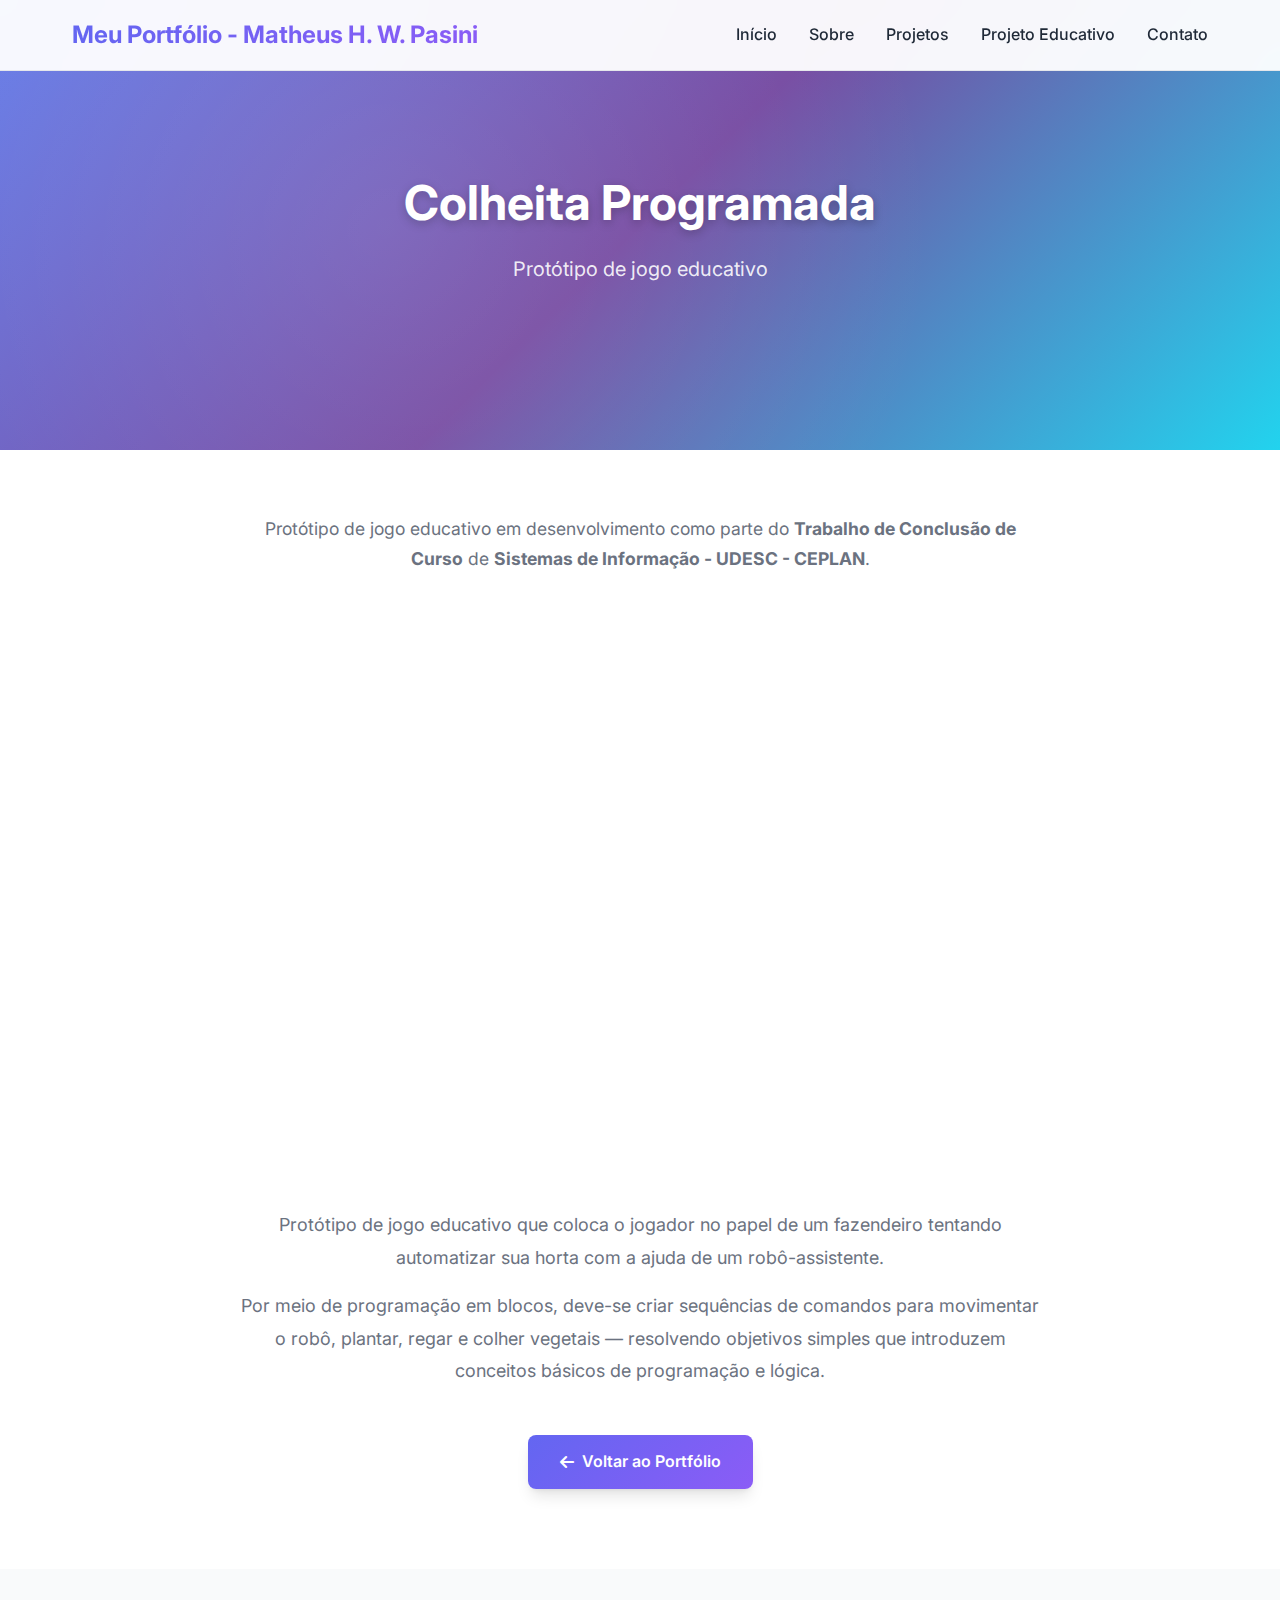
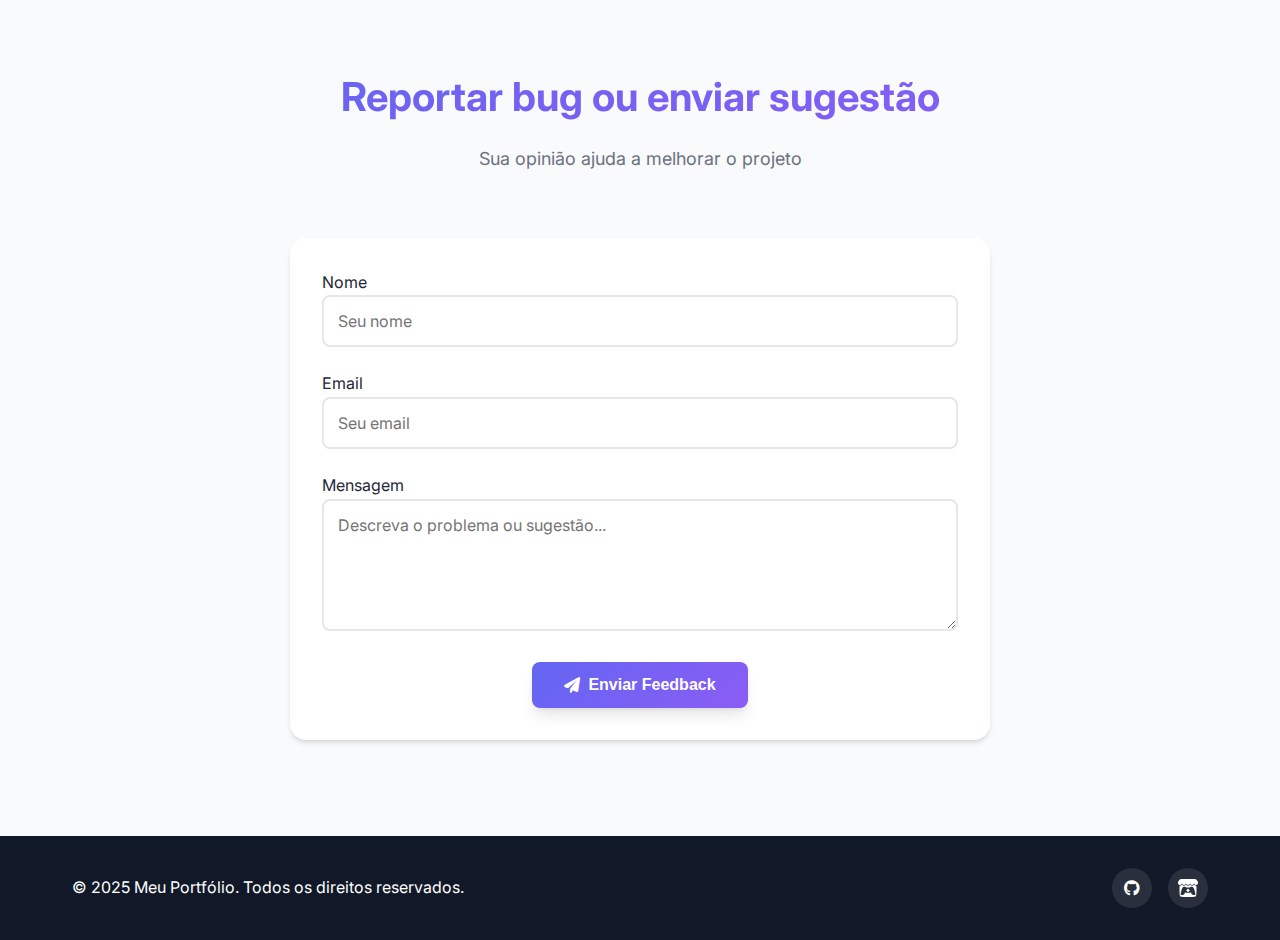
<file: game.html>
<!DOCTYPE html>
<html lang="pt-BR">
<head>
    <meta charset="UTF-8">
    <meta name="viewport" content="width=device-width, initial-scale=1.0">
    <title>Colheita Programada | Meu Portfólio</title>
    <link rel="stylesheet" href="style.css">
    <link href="https://fonts.googleapis.com/css2?family=Inter:wght@300;400;500;600;700&display=swap" rel="stylesheet">
    <link rel="stylesheet" href="https://cdnjs.cloudflare.com/ajax/libs/font-awesome/6.0.0/css/all.min.css">
</head>
<body>
    <!-- Header -->
    <header class="header">
        <nav class="nav">
            <div class="nav-brand">
                <h2>Meu Portfólio - Matheus H. W. Pasini</h2>
            </div>
            <ul class="nav-menu">
                <li><a href="index.html#home" class="nav-link">Início</a></li>
                <li><a href="index.html#about" class="nav-link">Sobre</a></li>
                <li><a href="index.html#projects" class="nav-link">Projetos</a></li>
                <li><a href="game.html" class="nav-link">Projeto Educativo</a></li>
                <li><a href="index.html#contact" class="nav-link">Contato</a></li>
            </ul>
            <div class="hamburger">
                <span></span>
                <span></span>
                <span></span>
            </div>
        </nav>
    </header>

    <!-- Game Hero Section -->
    <section class="game-hero">
        <div class="container">
            <div class="hero-text">
                <h1 class="game-hero-title">Colheita Programada</h1>
                <p class="game-hero-subtitle">Protótipo de jogo educativo</p>
            </div>
        </div>
    </section>

    <!-- Game Content Section -->
    <section id="game" class="projects" style="background:white; padding-top:4rem;">
        <div class="container">
            <!-- Brief Academic Description -->
            <div class="game-context" style="max-width:800px; margin:0 auto 2.5rem auto; text-align:center;">
                <p style="font-size:1.1rem; color:var(--text-secondary); line-height:1.7;">
                    Protótipo de jogo educativo em desenvolvimento como parte do 
                    <strong>Trabalho de Conclusão de Curso</strong> de 
                    <strong>Sistemas de Informação - UDESC - CEPLAN</strong>.
                </p>
            </div>

            <!-- Game Embed -->
            <div class="game-embed" style="text-align:center; margin-bottom:3rem;">
                <iframe frameborder="0"
                        src="https://itch.io/embed-upload/15393577?color=85be8c"
                        allowfullscreen="true"
                        width="960"
                        height="540">
                    <a href="https://9rituals.itch.io/colheita-programada">Play Colheita Programada on itch.io</a>
                </iframe>
            </div>

            <!-- Game Description -->
            <div class="game-description" style="max-width:800px; margin:0 auto; text-align:center;">
                <p style="font-size:1.125rem; color:var(--text-secondary); line-height:1.8;">
                    Protótipo de jogo educativo que coloca o jogador no papel de um fazendeiro
                    tentando automatizar sua horta com a ajuda de um robô-assistente.</p>
                <p style="font-size:1.125rem; color:var(--text-secondary); line-height:1.8; margin-top:1rem;">
                    Por meio de programação em blocos, deve-se criar sequências de comandos
                    para movimentar o robô, plantar, regar e colher vegetais — resolvendo
                    objetivos simples que introduzem conceitos básicos de programação e lógica.
                </p>
            </div>

            <div style="text-align:center; margin-top:3rem;">
                <a href="index.html#projects" class="btn btn-primary">
                    <i class="fas fa-arrow-left" style="margin-right:8px;"></i> Voltar ao Portfólio
                </a>
            </div>
        </div>
    </section>

    <!-- Bug Report / Suggestions Form -->
    <section id="feedback" class="contact" style="padding: 6rem 0;">
        <div class="container">
            <div class="section-header">
                <h2 class="section-title">Reportar bug ou enviar sugestão</h2>
                <p class="section-subtitle">Sua opinião ajuda a melhorar o projeto</p>
            </div>

            <form id="feedback-form" class="contact-form" style="max-width:700px; margin:0 auto;">
                <!-- Web3Forms Access Key -->
                <input type="hidden" name="access_key" value="e6d7650f-b003-4558-8ef8-176bc007179d">

                <!-- Configurações -->
                <input type="hidden" name="subject" value="[BUG_REPORT] Colheita Programada">
                <input type="hidden" name="from_name" value="Colheita Programada">

                <!-- Campos -->
                <div class="form-group">
                    <label for="name">Nome</label>
                    <input type="text" name="name" id="name" placeholder="Seu nome" required>
                </div>

                <div class="form-group">
                    <label for="email">Email</label>
                    <input type="email" name="email" id="email" placeholder="Seu email" required>
                </div>

                <div class="form-group">
                    <label for="message">Mensagem</label>
                    <textarea name="message" id="message" rows="5" placeholder="Descreva o problema ou sugestão..." required></textarea>
                </div>

                <div style="text-align:center; margin-top:1.5rem;">
                    <button type="submit" class="btn btn-primary">
                        <i class="fas fa-paper-plane" style="margin-right:8px;"></i> Enviar Feedback
                    </button>
                </div>

                <!-- Mensagem de sucesso/erro -->
                <div id="form-status" style="display:none; margin-top:1.5rem; text-align:center; transition: all 0.3s ease;"></div>
            </form>
        </div>
    </section>

    <!-- Footer -->
    <footer class="footer">
        <div class="container">
            <div class="footer-content">
                <div class="footer-text">
                    <p>&copy; 2025 Meu Portfólio. Todos os direitos reservados.</p>
                </div>
                <div class="social-links">
                    <a href="https://github.com/MhPasini?tab=repositories" class="social-link" target="_blank">
                        <i class="fab fa-github"></i>
                    </a>
                    <a href="https://9rituals.itch.io/" class="social-link" target="_blank">
                        <img src="images/itchio.svg" alt="Itchio" class="social-icon">
                    </a>
                </div>
            </div>
        </div>
    </footer>

    <!-- Script de envio e resposta visual -->
    <script>
    document.getElementById("feedback-form").addEventListener("submit", async function(e) {
        e.preventDefault();

        const form = e.target;
        const status = document.getElementById("form-status");
        const data = new FormData(form);

        try {
            const response = await fetch("https://api.web3forms.com/submit", {
                method: "POST",
                body: data
            });

            if (response.ok) {
                form.reset();
                status.style.display = "block";
                status.style.color = "#1e7b34";
                status.style.background = "#dfffe3";
                status.style.border = "1px solid #1e7b34";
                status.style.padding = "1rem";
                status.style.borderRadius = "10px";
                status.innerHTML = "<i class='fas fa-check-circle'></i> Obrigado! Sua mensagem foi enviada com sucesso.";
            } else {
                throw new Error("Erro na resposta do servidor");
            }
        } catch (error) {
            status.style.display = "block";
            status.style.color = "#b22";
            status.style.background = "#ffe3e3";
            status.style.border = "1px solid #b22";
            status.style.padding = "1rem";
            status.style.borderRadius = "10px";
            status.innerHTML = "<i class='fas fa-times-circle'></i> Ocorreu um erro ao enviar. Tente novamente mais tarde.";
        }

        setTimeout(() => {
            status.style.display = "none";
        }, 6000);
    });
    </script>

    <!-- Estilo suave para a mensagem -->
    <style>
    #form-status {
        font-weight: 500;
        box-shadow: 0 3px 10px rgba(0, 0, 0, 0.08);
        opacity: 0;
        transform: translateY(-10px);
    }
    #form-status[style*="display: block"] {
        opacity: 1;
        transform: translateY(0);
        transition: all 0.4s ease;
    }
    </style>

    <script src="script.js"></script>
</body>
</html>
</file>
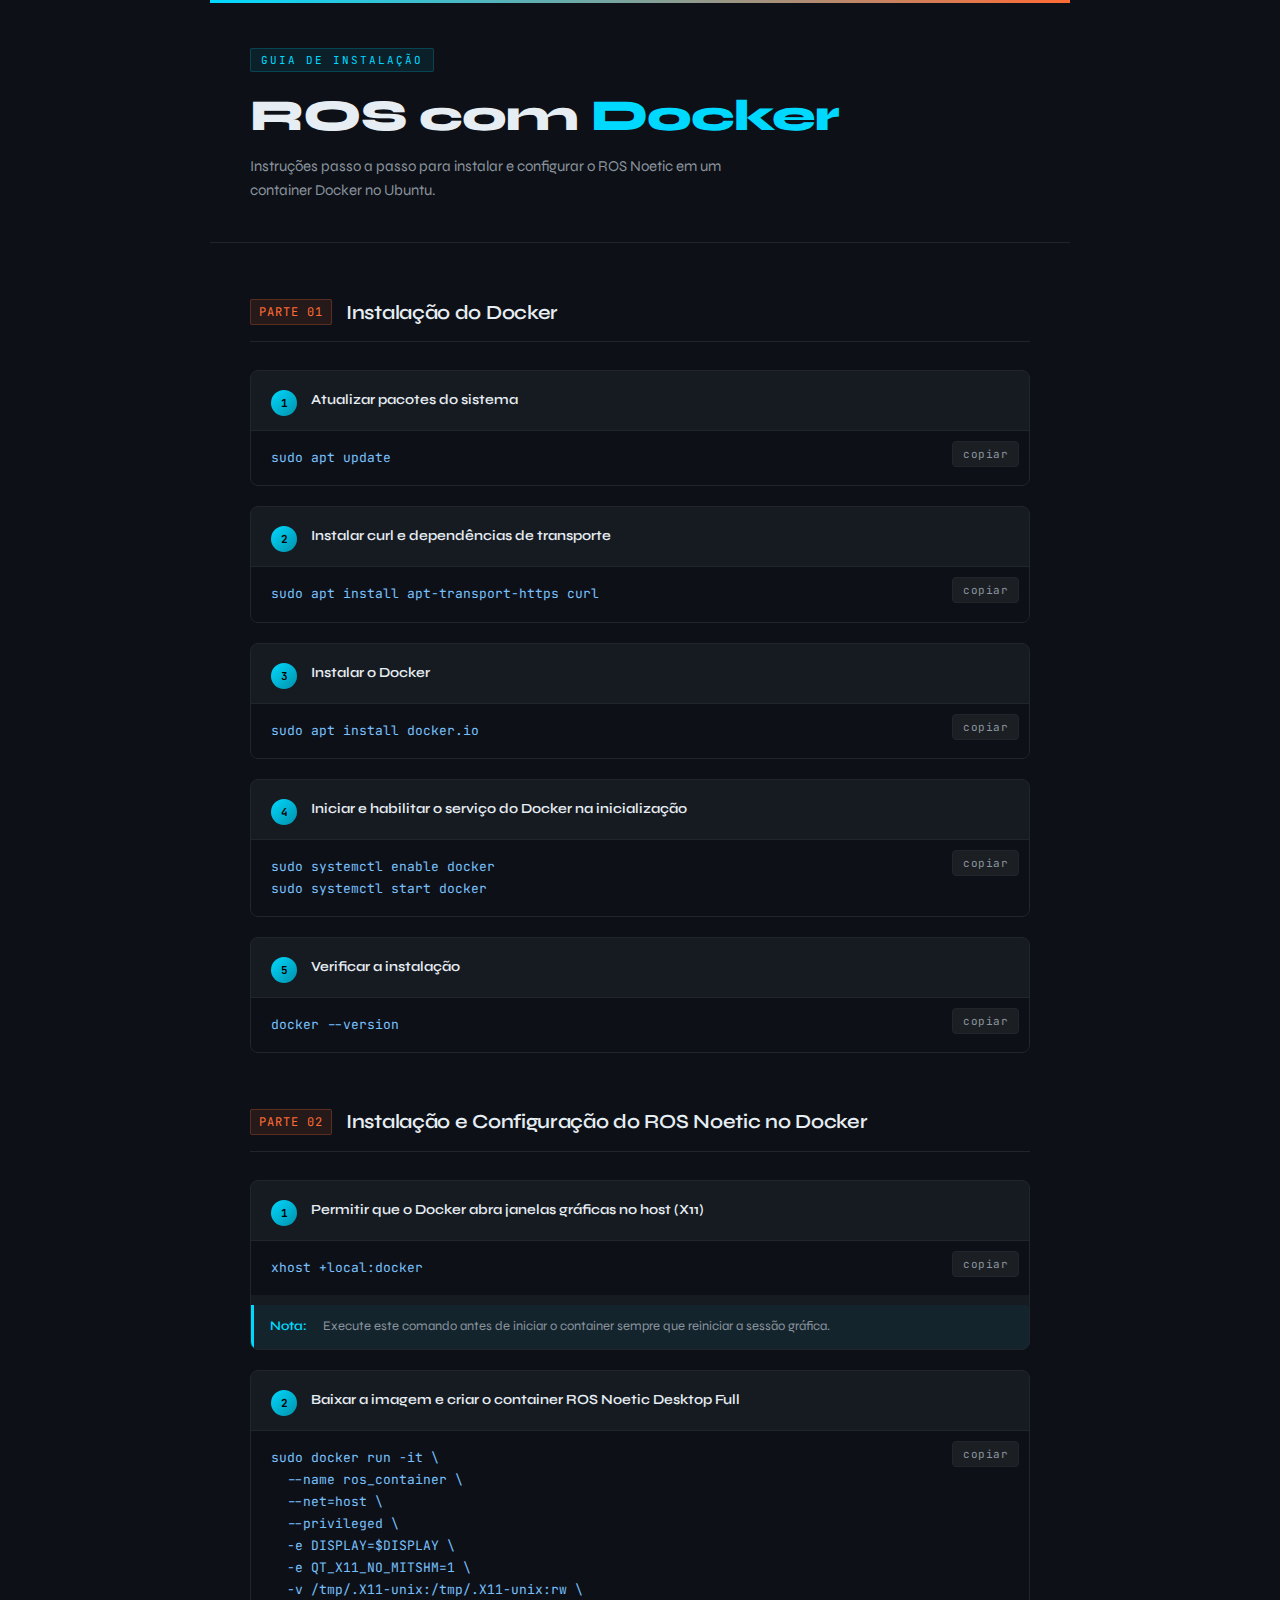
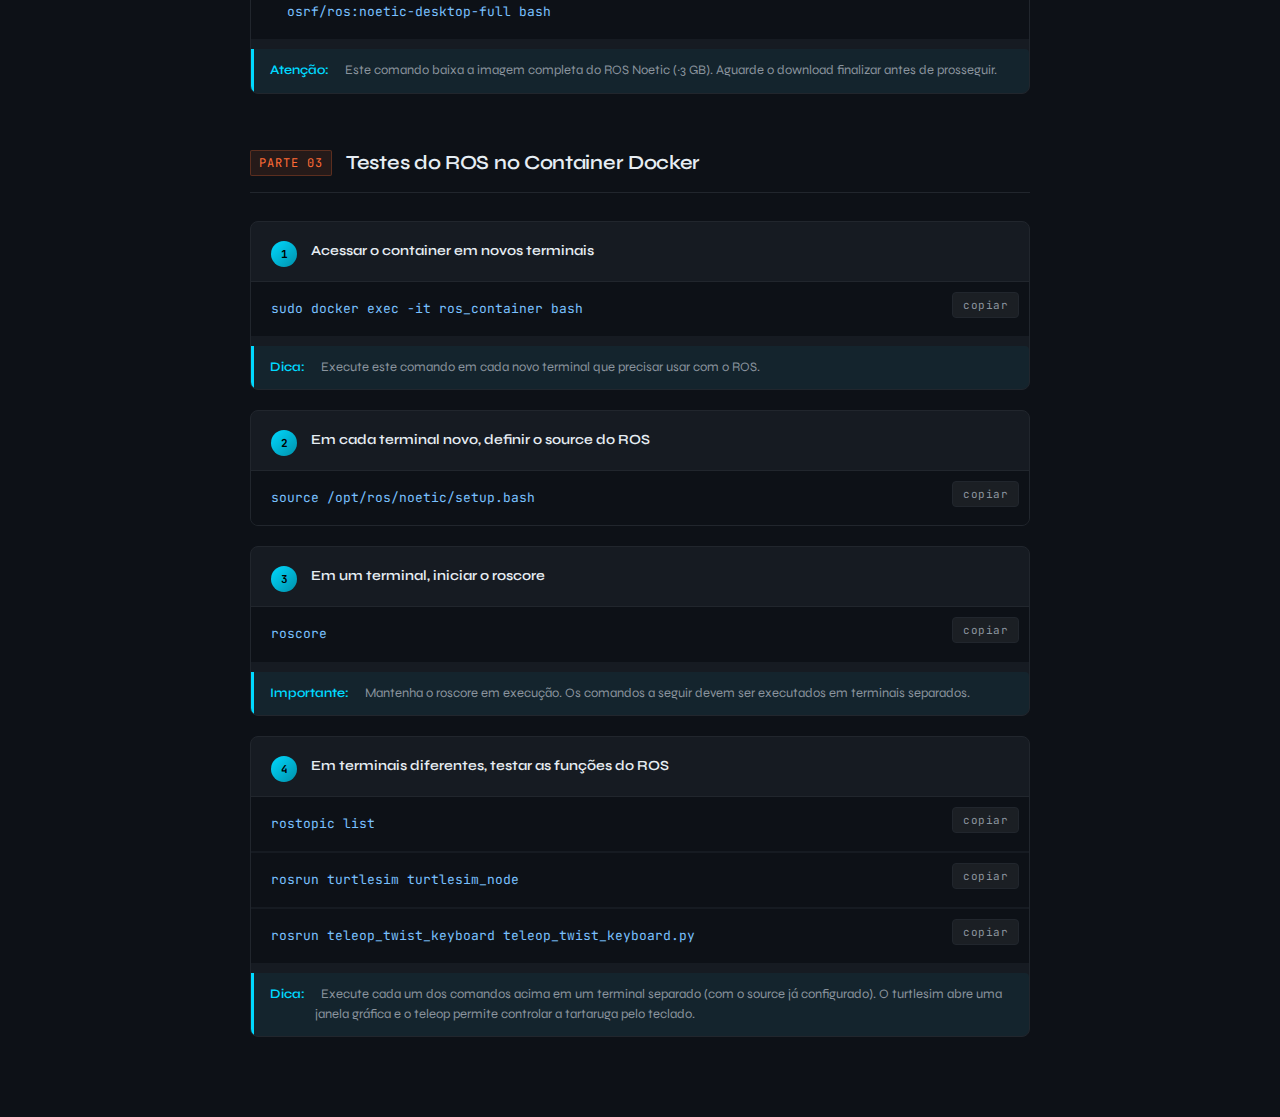
<file: ros-docker-instrucoes.html>
<!DOCTYPE html>
<html lang="pt-BR">
<head>
<meta charset="UTF-8">
<meta name="viewport" content="width=device-width, initial-scale=1.0">
<title>ROS com Docker — Guia de Instalação</title>
<link href="https://fonts.googleapis.com/css2?family=JetBrains+Mono:wght@400;700&family=Syne:wght@400;600;800&display=swap" rel="stylesheet">
<style>
  :root {
    --bg: #0d1117;
    --surface: #161b22;
    --border: #21262d;
    --accent: #00d9ff;
    --accent2: #ff6b35;
    --text: #e6edf3;
    --muted: #8b949e;
    --green: #3fb950;
    --code-bg: #0d1117;
  }

  * { margin: 0; padding: 0; box-sizing: border-box; }

  body {
    font-family: 'Syne', sans-serif;
    background: var(--bg);
    color: var(--text);
    min-height: 100vh;
    padding: 0 0 80px;
  }

  header {
    border-bottom: 1px solid var(--border);
    padding: 48px 40px 40px;
    max-width: 860px;
    margin: 0 auto;
    position: relative;
  }

  header::before {
    content: '';
    position: absolute;
    top: 0; left: 0; right: 0; height: 3px;
    background: linear-gradient(90deg, var(--accent), var(--accent2));
  }

  .badge {
    display: inline-block;
    font-family: 'JetBrains Mono', monospace;
    font-size: 11px;
    letter-spacing: 2px;
    text-transform: uppercase;
    color: var(--accent);
    background: rgba(0,217,255,0.08);
    border: 1px solid rgba(0,217,255,0.2);
    padding: 4px 10px;
    border-radius: 2px;
    margin-bottom: 20px;
  }

  h1 {
    font-size: clamp(28px, 4vw, 44px);
    font-weight: 800;
    line-height: 1.1;
    letter-spacing: -1px;
  }

  h1 span { color: var(--accent); }

  header p {
    margin-top: 14px;
    color: var(--muted);
    font-size: 15px;
    font-weight: 400;
    max-width: 520px;
    line-height: 1.6;
  }

  main {
    max-width: 860px;
    margin: 0 auto;
    padding: 0 40px;
  }

  .section {
    margin-top: 56px;
  }

  .section-header {
    display: flex;
    align-items: center;
    gap: 14px;
    margin-bottom: 28px;
    padding-bottom: 16px;
    border-bottom: 1px solid var(--border);
  }

  .section-number {
    font-family: 'JetBrains Mono', monospace;
    font-size: 12px;
    color: var(--accent2);
    background: rgba(255,107,53,0.1);
    border: 1px solid rgba(255,107,53,0.25);
    padding: 4px 8px;
    border-radius: 2px;
    letter-spacing: 1px;
  }

  h2 {
    font-size: 20px;
    font-weight: 600;
    letter-spacing: -0.3px;
  }

  .steps { display: flex; flex-direction: column; gap: 20px; }

  .step {
    background: var(--surface);
    border: 1px solid var(--border);
    border-radius: 8px;
    overflow: hidden;
    transition: border-color 0.2s;
  }

  .step:hover { border-color: rgba(0,217,255,0.25); }

  .step-header {
    display: flex;
    align-items: flex-start;
    gap: 14px;
    padding: 18px 20px 14px;
  }

  .step-num {
    flex-shrink: 0;
    width: 26px;
    height: 26px;
    border-radius: 50%;
    background: linear-gradient(135deg, var(--accent), #0090aa);
    display: flex;
    align-items: center;
    justify-content: center;
    font-family: 'JetBrains Mono', monospace;
    font-size: 11px;
    font-weight: 700;
    color: #000;
    margin-top: 1px;
  }

  .step-title {
    font-size: 14px;
    font-weight: 600;
    color: var(--text);
    line-height: 1.5;
  }

  .code-block {
    position: relative;
    background: var(--code-bg);
    border-top: 1px solid var(--border);
  }

  .code-block pre {
    font-family: 'JetBrains Mono', monospace;
    font-size: 13px;
    color: #79c0ff;
    padding: 16px 60px 16px 20px;
    overflow-x: auto;
    line-height: 1.7;
    white-space: pre;
  }

  .copy-btn {
    position: absolute;
    top: 10px;
    right: 10px;
    background: rgba(255,255,255,0.06);
    border: 1px solid var(--border);
    color: var(--muted);
    font-family: 'JetBrains Mono', monospace;
    font-size: 11px;
    padding: 5px 10px;
    border-radius: 4px;
    cursor: pointer;
    transition: all 0.15s;
    letter-spacing: 0.5px;
  }

  .copy-btn:hover {
    background: rgba(0,217,255,0.1);
    border-color: var(--accent);
    color: var(--accent);
  }

  .copy-btn.copied {
    background: rgba(63,185,80,0.12);
    border-color: var(--green);
    color: var(--green);
  }

  .note {
    display: flex;
    align-items: flex-start;
    gap: 10px;
    margin-top: 10px;
    padding: 12px 16px;
    background: rgba(0,217,255,0.05);
    border-left: 3px solid var(--accent);
    border-radius: 0 4px 4px 0;
    font-size: 13px;
    color: var(--muted);
    line-height: 1.5;
  }

  .note strong { color: var(--accent); font-weight: 600; }

  @media (max-width: 600px) {
    header, main { padding-left: 20px; padding-right: 20px; }
    h1 { font-size: 26px; }
  }
</style>
</head>
<body>

<header>
  <div class="badge">Guia de Instalação</div>
  <h1>ROS com <span>Docker</span></h1>
  <p>Instruções passo a passo para instalar e configurar o ROS Noetic em um container Docker no Ubuntu.</p>
</header>

<main>

  <!-- SEÇÃO 1: Docker -->
  <section class="section">
    <div class="section-header">
      <span class="section-number">PARTE 01</span>
      <h2>Instalação do Docker</h2>
    </div>
    <div class="steps">

      <div class="step">
        <div class="step-header">
          <div class="step-num">1</div>
          <div class="step-title">Atualizar pacotes do sistema</div>
        </div>
        <div class="code-block">
          <pre>sudo apt update</pre>
          <button class="copy-btn" onclick="copyCode(this)">copiar</button>
        </div>
      </div>

      <div class="step">
        <div class="step-header">
          <div class="step-num">2</div>
          <div class="step-title">Instalar curl e dependências de transporte</div>
        </div>
        <div class="code-block">
          <pre>sudo apt install apt-transport-https curl</pre>
          <button class="copy-btn" onclick="copyCode(this)">copiar</button>
        </div>
      </div>

      <div class="step">
        <div class="step-header">
          <div class="step-num">3</div>
          <div class="step-title">Instalar o Docker</div>
        </div>
        <div class="code-block">
          <pre>sudo apt install docker.io</pre>
          <button class="copy-btn" onclick="copyCode(this)">copiar</button>
        </div>
      </div>

      <div class="step">
        <div class="step-header">
          <div class="step-num">4</div>
          <div class="step-title">Iniciar e habilitar o serviço do Docker na inicialização</div>
        </div>
        <div class="code-block">
          <pre>sudo systemctl enable docker
sudo systemctl start docker</pre>
          <button class="copy-btn" onclick="copyCode(this)">copiar</button>
        </div>
      </div>

      <div class="step">
        <div class="step-header">
          <div class="step-num">5</div>
          <div class="step-title">Verificar a instalação</div>
        </div>
        <div class="code-block">
          <pre>docker --version</pre>
          <button class="copy-btn" onclick="copyCode(this)">copiar</button>
        </div>
      </div>

    </div>
  </section>

  <!-- SEÇÃO 2: ROS -->
  <section class="section">
    <div class="section-header">
      <span class="section-number">PARTE 02</span>
      <h2>Instalação e Configuração do ROS Noetic no Docker</h2>
    </div>
    <div class="steps">

      <div class="step">
        <div class="step-header">
          <div class="step-num">1</div>
          <div class="step-title">Permitir que o Docker abra janelas gráficas no host (X11)</div>
        </div>
        <div class="code-block">
          <pre>xhost +local:docker</pre>
          <button class="copy-btn" onclick="copyCode(this)">copiar</button>
        </div>
        <div class="note">
          <strong>Nota:</strong>&nbsp; Execute este comando antes de iniciar o container sempre que reiniciar a sessão gráfica.
        </div>
      </div>

      <div class="step">
        <div class="step-header">
          <div class="step-num">2</div>
          <div class="step-title">Baixar a imagem e criar o container ROS Noetic Desktop Full</div>
        </div>
        <div class="code-block">
          <pre>sudo docker run -it \
  --name ros_container \
  --net=host \
  --privileged \
  -e DISPLAY=$DISPLAY \
  -e QT_X11_NO_MITSHM=1 \
  -v /tmp/.X11-unix:/tmp/.X11-unix:rw \
  osrf/ros:noetic-desktop-full bash</pre>
          <button class="copy-btn" onclick="copyCode(this)">copiar</button>
        </div>
        <div class="note">
          <strong>Atenção:</strong>&nbsp; Este comando baixa a imagem completa do ROS Noetic (~3 GB). Aguarde o download finalizar antes de prosseguir.
        </div>
      </div>

    </div>
  </section>

  <!-- SEÇÃO 3: Testes -->
  <section class="section">
    <div class="section-header">
      <span class="section-number">PARTE 03</span>
      <h2>Testes do ROS no Container Docker</h2>
    </div>
    <div class="steps">

      <div class="step">
        <div class="step-header">
          <div class="step-num">1</div>
          <div class="step-title">Acessar o container em novos terminais</div>
        </div>
        <div class="code-block">
          <pre>sudo docker exec -it ros_container bash</pre>
          <button class="copy-btn" onclick="copyCode(this)">copiar</button>
        </div>
        <div class="note">
          <strong>Dica:</strong>&nbsp; Execute este comando em cada novo terminal que precisar usar com o ROS.
        </div>
      </div>

      <div class="step">
        <div class="step-header">
          <div class="step-num">2</div>
          <div class="step-title">Em cada terminal novo, definir o source do ROS</div>
        </div>
        <div class="code-block">
          <pre>source /opt/ros/noetic/setup.bash</pre>
          <button class="copy-btn" onclick="copyCode(this)">copiar</button>
        </div>
      </div>

      <div class="step">
        <div class="step-header">
          <div class="step-num">3</div>
          <div class="step-title">Em um terminal, iniciar o roscore</div>
        </div>
        <div class="code-block">
          <pre>roscore</pre>
          <button class="copy-btn" onclick="copyCode(this)">copiar</button>
        </div>
        <div class="note">
          <strong>Importante:</strong>&nbsp; Mantenha o roscore em execução. Os comandos a seguir devem ser executados em terminais separados.
        </div>
      </div>

      <div class="step">
        <div class="step-header">
          <div class="step-num">4</div>
          <div class="step-title">Em terminais diferentes, testar as funções do ROS</div>
        </div>
        <div class="code-block">
          <pre>rostopic list</pre>
          <button class="copy-btn" onclick="copyCode(this)">copiar</button>
        </div>
        <div class="code-block" style="border-top:none; margin-top:2px;">
          <pre>rosrun turtlesim turtlesim_node</pre>
          <button class="copy-btn" onclick="copyCode(this)">copiar</button>
        </div>
        <div class="code-block" style="border-top:none; margin-top:2px;">
          <pre>rosrun teleop_twist_keyboard teleop_twist_keyboard.py</pre>
          <button class="copy-btn" onclick="copyCode(this)">copiar</button>
        </div>
        <div class="note">
          <strong>Dica:</strong>&nbsp; Execute cada um dos comandos acima em um terminal separado (com o source já configurado). O turtlesim abre uma janela gráfica e o teleop permite controlar a tartaruga pelo teclado.
        </div>
      </div>

    </div>
  </section>

</main>

<script>
  function copyCode(btn) {
    const pre = btn.previousElementSibling;
    navigator.clipboard.writeText(pre.textContent.trim()).then(() => {
      btn.textContent = '✓ copiado';
      btn.classList.add('copied');
      setTimeout(() => {
        btn.textContent = 'copiar';
        btn.classList.remove('copied');
      }, 1800);
    });
  }
</script>
</body>
</html>
</file>
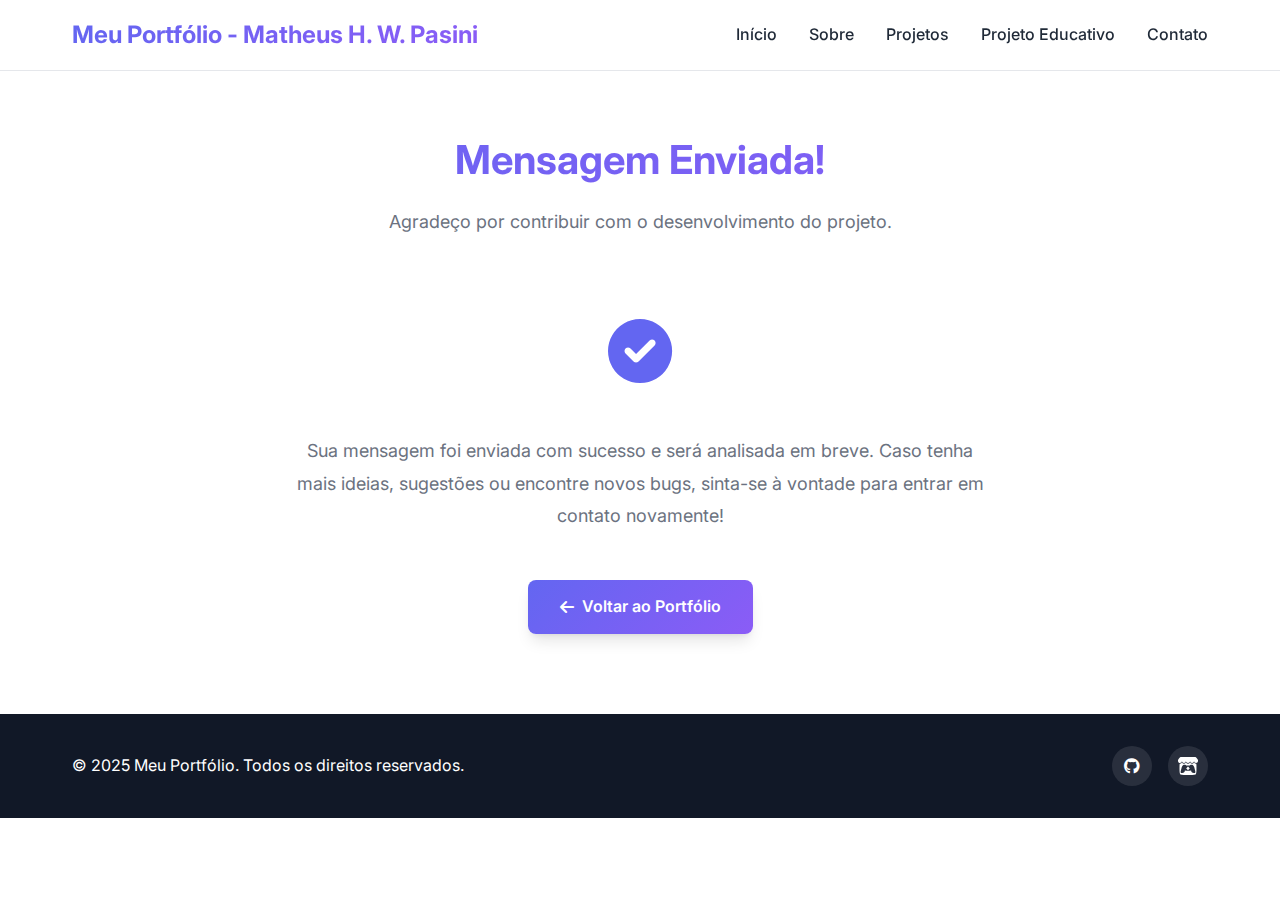
<file: thankyou.html>
<!DOCTYPE html>
<html lang="pt-BR">
<head>
    <meta charset="UTF-8">
    <meta name="viewport" content="width=device-width, initial-scale=1.0">
    <title>Mensagem Enviada | Meu Portfólio</title>
    <link rel="stylesheet" href="style.css">
    <link href="https://fonts.googleapis.com/css2?family=Inter:wght@300;400;500;600;700&display=swap" rel="stylesheet">
    <link rel="stylesheet" href="https://cdnjs.cloudflare.com/ajax/libs/font-awesome/6.0.0/css/all.min.css">
</head>
<body>
    <!-- Header -->
    <header class="header">
        <nav class="nav">
            <div class="nav-brand">
                <h2>Meu Portfólio - Matheus H. W. Pasini</h2>
            </div>
            <ul class="nav-menu">
                <li><a href="index.html#home" class="nav-link">Início</a></li>
                <li><a href="index.html#about" class="nav-link">Sobre</a></li>
                <li><a href="index.html#projects" class="nav-link">Projetos</a></li>
                <li><a href="game.html" class="nav-link">Projeto Educativo</a></li>
                <li><a href="index.html#contact" class="nav-link">Contato</a></li>
            </ul>
            <div class="hamburger">
                <span></span>
                <span></span>
                <span></span>
            </div>
        </nav>
    </header>

    <!-- Thank You Section -->
    <section id="thankyou" class="projects" style="padding-top: 8rem;">
        <div class="container" style="text-align:center;">
            <div class="section-header">
                <h2 class="section-title">Mensagem Enviada!</h2>
                <p class="section-subtitle">Agradeço por contribuir com o desenvolvimento do projeto.</p>
            </div>

            <div class="thankyou-icon" style="font-size:4rem; color:var(--primary-color); margin-bottom:2rem;">
                <i class="fas fa-check-circle"></i>
            </div>

            <p style="max-width:700px; margin:0 auto 3rem auto; font-size:1.125rem; color:var(--text-secondary); line-height:1.8;">
                Sua mensagem foi enviada com sucesso e será analisada em breve.  
                Caso tenha mais ideias, sugestões ou encontre novos bugs, sinta-se à vontade para entrar em contato novamente!
            </p>

            <a href="index.html#projects" class="btn btn-primary">
                <i class="fas fa-arrow-left" style="margin-right:8px;"></i> Voltar ao Portfólio
            </a>
        </div>
    </section>

    <!-- Footer -->
    <footer class="footer">
        <div class="container">
            <div class="footer-content">
                <div class="footer-text">
                    <p>&copy; 2025 Meu Portfólio. Todos os direitos reservados.</p>
                </div>
                <div class="social-links">
                    <a href="https://github.com/MhPasini?tab=repositories" class="social-link" target="_blank">
                        <i class="fab fa-github"></i>
                    </a>
                    <a href="https://9rituals.itch.io/" class="social-link" target="_blank">
                        <img src="images/itchio.svg" alt="Itchio" class="social-icon">
                    </a>
                </div>
            </div>
        </div>
    </footer>

    <script src="script.js"></script>
</body>
</html>
</file>
<file: style.css>
/* Reset and Base Styles */
* {
    margin: 0;
    padding: 0;
    box-sizing: border-box;
}

:root {
    --primary-color: #6366f1;
    --secondary-color: #8b5cf6;
    --accent-color: #06b6d4;
    --text-primary: #1f2937;
    --text-secondary: #6b7280;
    --text-light: #9ca3af;
    --bg-primary: #ffffff;
    --bg-secondary: #f9fafb;
    --bg-dark: #111827;
    --border-color: #e5e7eb;
    --shadow-sm: 0 1px 2px 0 rgb(0 0 0 / 0.05);
    --shadow-md: 0 4px 6px -1px rgb(0 0 0 / 0.1), 0 2px 4px -2px rgb(0 0 0 / 0.1);
    --shadow-lg: 0 10px 15px -3px rgb(0 0 0 / 0.1), 0 4px 6px -4px rgb(0 0 0 / 0.1);
    --shadow-xl: 0 20px 25px -5px rgb(0 0 0 / 0.1), 0 8px 10px -6px rgb(0 0 0 / 0.1);
}

body {
    font-family: 'Inter', sans-serif;
    line-height: 1.6;
    color: var(--text-primary);
    background-color: var(--bg-primary);
    overflow-x: hidden;
}

.container {
    max-width: 1200px;
    margin: 0 auto;
    padding: 0 2rem;
}

/* Header */
.header {
    position: fixed;
    top: 0;
    left: 0;
    right: 0;
    background: rgba(255, 255, 255, 0.95);
    backdrop-filter: blur(10px);
    border-bottom: 1px solid var(--border-color);
    z-index: 1000;
    transition: all 0.3s ease;
}

.nav {
    display: flex;
    justify-content: space-between;
    align-items: center;
    padding: 1rem 2rem;
    max-width: 1200px;
    margin: 0 auto;
}

.nav-brand h2 {
    background: linear-gradient(135deg, var(--primary-color), var(--secondary-color));
    -webkit-background-clip: text;
    -webkit-text-fill-color: transparent;
    background-clip: text;
    font-weight: 700;
}

.nav-menu {
    display: flex;
    list-style: none;
    gap: 2rem;
}

.nav-link {
    text-decoration: none;
    color: var(--text-primary);
    font-weight: 500;
    transition: color 0.3s ease;
    position: relative;
}

.nav-link:hover {
    color: var(--primary-color);
}

.nav-link::after {
    content: '';
    position: absolute;
    bottom: -5px;
    left: 0;
    width: 0;
    height: 2px;
    background: linear-gradient(135deg, var(--primary-color), var(--secondary-color));
    transition: width 0.3s ease;
}

.nav-link:hover::after {
    width: 100%;
}

.hamburger {
    display: none;
    flex-direction: column;
    cursor: pointer;
}

.hamburger span {
    width: 25px;
    height: 3px;
    background: var(--text-primary);
    margin: 3px 0;
    transition: 0.3s;
}

/* Hero Section */
.hero {
    min-height: 100vh;
    display: flex;
    align-items: center;
    position: relative;
    background: linear-gradient(135deg, #667eea 0%, #764ba2 100%);
    overflow: hidden;
}

.hero::before {
    content: '';
    position: absolute;
    top: 0;
    left: 0;
    right: 0;
    bottom: 0;
    background: url('data:image/svg+xml,<svg xmlns="http://www.w3.org/2000/svg" viewBox="0 0 1000 1000"><polygon fill="%23ffffff08" points="0,1000 1000,0 1000,1000"/></svg>');
    background-size: cover;
}

.hero-content {
    display: grid;
    grid-template-columns: 1fr 1fr;
    gap: 4rem;
    align-items: center;
    max-width: 1200px;
    margin: 0 auto;
    padding: 0 2rem;
    position: relative;
    z-index: 2;
}

.hero-title {
    font-size: 3.5rem;
    font-weight: 700;
    line-height: 1.2;
    margin-bottom: 1.5rem;
    color: white;
}

.gradient-text {
    background: linear-gradient(135deg, #fbbf24, #f59e0b);
    -webkit-background-clip: text;
    -webkit-text-fill-color: transparent;
    background-clip: text;
}

.hero-description {
    font-size: 1.25rem;
    color: rgba(255, 255, 255, 0.9);
    margin-bottom: 2rem;
    line-height: 1.7;
}

.hero-buttons {
    display: flex;
    gap: 1rem;
    flex-wrap: wrap;
}

.btn {
    display: inline-flex;
    align-items: center;
    padding: 0.875rem 2rem;
    border-radius: 0.5rem;
    text-decoration: none;
    font-weight: 600;
    transition: all 0.3s ease;
    border: none;
    cursor: pointer;
    font-size: 1rem;
}

.btn-primary {
    background: linear-gradient(135deg, var(--primary-color), var(--secondary-color));
    color: white;
    box-shadow: var(--shadow-lg);
}

.btn-primary:hover {
    transform: translateY(-2px);
    box-shadow: var(--shadow-xl);
}

.btn-secondary {
    background: rgba(255, 255, 255, 0.1);
    color: white;
    border: 2px solid rgba(255, 255, 255, 0.3);
    backdrop-filter: blur(10px);
}

.btn-secondary:hover {
    background: rgba(255, 255, 255, 0.2);
    border-color: rgba(255, 255, 255, 0.5);
}

.hero-image {
    display: flex;
    justify-content: center;
    align-items: center;
    position: relative;
}

.floating-card {
    width: 200px;
    height: 200px;
    background: rgba(255, 255, 255, 0.1);
    backdrop-filter: blur(20px);
    border-radius: 20px;
    display: flex;
    align-items: center;
    justify-content: center;
    border: 1px solid rgba(255, 255, 255, 0.2);
    animation: float 6s ease-in-out infinite;
}

.floating-card i {
    font-size: 4rem;
    color: white;
}

@keyframes float {
    0%, 100% { transform: translateY(0px); }
    50% { transform: translateY(-20px); }
}

.scroll-indicator {
    position: absolute;
    bottom: 2rem;
    left: 50%;
    transform: translateX(-50%);
    z-index: 2;
}

.scroll-arrow {
    width: 30px;
    height: 30px;
    border-right: 2px solid white;
    border-bottom: 2px solid white;
    transform: rotate(45deg);
    animation: bounce 2s infinite;
}

@keyframes bounce {
    0%, 20%, 50%, 80%, 100% { transform: translateY(0) rotate(45deg); }
    40% { transform: translateY(-10px) rotate(45deg); }
    60% { transform: translateY(-5px) rotate(45deg); }
}

/* Section Styles */
section {
    padding: 5rem 0;
}

.section-header {
    text-align: center;
    margin-bottom: 4rem;
}

.section-title {
    font-size: 2.5rem;
    font-weight: 700;
    margin-bottom: 1rem;
    background: linear-gradient(135deg, var(--primary-color), var(--secondary-color));
    -webkit-background-clip: text;
    -webkit-text-fill-color: transparent;
    background-clip: text;
}

.section-subtitle {
    font-size: 1.125rem;
    color: var(--text-secondary);
}

/* About Section */
.about {
    background: var(--bg-secondary);
}

.about-content {
    max-width: 800px;
    margin: 0 auto;
}

.about-text p {
    font-size: 1.125rem;
    line-height: 1.8;
    margin-bottom: 1.5rem;
    color: var(--text-secondary);
}

.skills {
    display: grid;
    grid-template-columns: repeat(auto-fit, minmax(120px, 1fr));
    gap: 1.5rem;
    margin-top: 3rem;
}

.skill-item {
    display: flex;
    flex-direction: column;
    align-items: center;
    padding: 1.5rem;
    background: white;
    border-radius: 1rem;
    box-shadow: var(--shadow-md);
    transition: transform 0.3s ease;
}

.skill-item img.skill-icon {
    width: 40px;
    height: 40px;
    margin-bottom: 0.5rem;
	color: var(--primary-color);
}

.social-link img.social-icon{
	width: 20px;
    height: 20px;
}

.skill-item:hover {
    transform: translateY(-5px);
}

.skill-item i {
    font-size: 2.5rem;
    margin-bottom: 0.5rem;
    color: var(--primary-color);
}

.skill-item span {
    font-weight: 600;
    color: var(--text-primary);
}

/* Projects Section */
.projects-grid {
    display: grid;
    grid-template-columns: repeat(auto-fit, minmax(350px, 1fr));
    gap: 2rem;
}

.project-card {
    background: white;
    border-radius: 1rem;
    overflow: hidden;
    box-shadow: var(--shadow-md);
    transition: all 0.3s ease;
}

.project-card:hover {
    transform: translateY(-10px);
    box-shadow: var(--shadow-xl);
}

.project-image {
    position: relative;
    height: 275px;
    overflow: hidden;
}

.project-image img {
    width: 100%;
    height: 100%;
    object-fit: cover;
    transition: transform 0.3s ease;
}

/* Grid de duas imagens dentro de cada projeto mobile */
.project-images-mobile {
    display: flex;
    gap: 1rem;
    justify-content: center;
    align-items: center;
    background: #f9fafb;
    padding: 1rem;
    border-bottom: 1px solid var(--border-color);
}

.project-images-mobile img {
    flex: 1;
    max-width: 50%;
    height: 300px; /* altura maior para screenshots */
    object-fit: contain;
    border-radius: 0.5rem;
    background: white;
    box-shadow: var(--shadow-sm);
}



.project-card:hover .project-image img {
    transform: scale(1.1);
}

.project-overlay {
    position: absolute;
    top: 0;
    left: 0;
    right: 0;
    bottom: 0;
    background: rgba(0, 0, 0, 0.8);
    display: flex;
    align-items: center;
    justify-content: center;
    opacity: 0;
    transition: opacity 0.3s ease;
}

.project-card:hover .project-overlay {
    opacity: 1;
}

.project-links {
    display: flex;
    gap: 1rem;
}

.project-link {
    width: 50px;
    height: 50px;
    background: var(--primary-color);
    color: white;
    display: flex;
    align-items: center;
    justify-content: center;
    border-radius: 50%;
    text-decoration: none;
    transition: all 0.3s ease;
}

.project-link:hover {
    background: var(--secondary-color);
    transform: scale(1.1);
}

.project-content {
    padding: 2rem;
}

.project-title {
    font-size: 1.5rem;
    font-weight: 600;
    margin-bottom: 1rem;
    color: var(--text-primary);
}

.project-description {
    color: var(--text-secondary);
    line-height: 1.6;
    margin-bottom: 1.5rem;
}

.project-tech {
    display: flex;
    flex-wrap: wrap;
    gap: 0.5rem;
}

.tech-tag {
    background: var(--bg-secondary);
    color: var(--primary-color);
    padding: 0.25rem 0.75rem;
    border-radius: 1rem;
    font-size: 0.875rem;
    font-weight: 500;
}

/* Contact Section */
.contact {
    background: var(--bg-secondary);
}

.contact-content {
    display: grid;
    grid-template-columns: 1fr 1fr;
    gap: 4rem;
    align-items: start;
}

.contact-item {
    display: flex;
    align-items: center;
    gap: 1rem;
    margin-bottom: 2rem;
}

.contact-icon {
    width: 60px;
    height: 60px;
    background: linear-gradient(135deg, var(--primary-color), var(--secondary-color));
    color: white;
    display: flex;
    align-items: center;
    justify-content: center;
    border-radius: 1rem;
    font-size: 1.5rem;
}

.contact-details h4 {
    font-weight: 600;
    margin-bottom: 0.25rem;
    color: var(--text-primary);
}

.contact-details p {
    color: var(--text-secondary);
}

.contact-form {
    background: white;
    padding: 2rem;
    border-radius: 1rem;
    box-shadow: var(--shadow-md);
}

.form-group {
    margin-bottom: 1.5rem;
}

.form-group input,
.form-group textarea {
    width: 100%;
    padding: 0.875rem;
    border: 2px solid var(--border-color);
    border-radius: 0.5rem;
    font-size: 1rem;
    transition: border-color 0.3s ease;
    font-family: inherit;
}

.form-group input:focus,
.form-group textarea:focus {
    outline: none;
    border-color: var(--primary-color);
}

.form-group textarea {
    resize: vertical;
    min-height: 120px;
}

/* Footer */
.footer {
    background: var(--bg-dark);
    color: white;
    padding: 2rem 0;
}

.footer-content {
    display: flex;
    justify-content: space-between;
    align-items: center;
}

.social-links {
    display: flex;
    gap: 1rem;
}

.social-link {
    width: 40px;
    height: 40px;
    background: rgba(255, 255, 255, 0.1);
    color: white;
    display: flex;
    align-items: center;
    justify-content: center;
    border-radius: 50%;
    text-decoration: none;
    transition: all 0.3s ease;
}

.social-link:hover {
    background: var(--primary-color);
    transform: translateY(-2px);
}

/* Responsive Design */
@media (max-width: 768px) {
    .nav-menu {
        position: fixed;
        left: -100%;
        top: 70px;
        flex-direction: column;
        background-color: white;
        width: 100%;
        text-align: center;
        transition: 0.3s;
        box-shadow: var(--shadow-md);
        padding: 2rem 0;
    }

    .nav-menu.active {
        left: 0;
    }

    .hamburger {
        display: flex;
    }

    .hamburger.active span:nth-child(2) {
        opacity: 0;
    }

    .hamburger.active span:nth-child(1) {
        transform: translateY(8px) rotate(45deg);
    }

    .hamburger.active span:nth-child(3) {
        transform: translateY(-8px) rotate(-45deg);
    }

    .hero-content {
        grid-template-columns: 1fr;
        text-align: center;
        gap: 2rem;
    }

    .hero-title {
        font-size: 2.5rem;
    }

    .hero-buttons {
        justify-content: center;
    }

    .contact-content {
        grid-template-columns: 1fr;
        gap: 2rem;
    }

    .footer-content {
        flex-direction: column;
        gap: 1rem;
        text-align: center;
    }

    .projects-grid {
        grid-template-columns: 1fr;
    }

    .skills {
        grid-template-columns: repeat(auto-fit, minmax(100px, 1fr));
    }
}

@media (max-width: 480px) {
    .container {
        padding: 0 1rem;
    }

    .nav {
        padding: 1rem;
    }

    .hero-title {
        font-size: 2rem;
    }

    .section-title {
        font-size: 2rem;
    }

    .btn {
        padding: 0.75rem 1.5rem;
    }
}

/* Smooth scrolling */
html {
    scroll-behavior: smooth;
}

/* Animation classes for scroll animations */
[data-aos] {
    opacity: 0;
    transform: translateY(30px);
    transition: all 0.6s ease;
}

[data-aos].aos-animate {
    opacity: 1;
    transform: translateY(0);
}

/* Game Hero Section */
.game-hero {
    min-height: 50vh;
    display: flex;
    align-items: center;
    justify-content: center;
    background: linear-gradient(135deg, #667eea 0%, #764ba2 50%, #22d3ee 100%);
    color: white;
    text-align: center;
    position: relative;
    overflow: hidden;
}

.game-hero::before {
    content: '';
    position: absolute;
    inset: 0;
    background: radial-gradient(circle at 30% 50%, rgba(255,255,255,0.1), transparent 60%);
    animation: pulse 8s infinite alternate;
}

@keyframes pulse {
    0% { opacity: 0.4; transform: scale(1); }
    100% { opacity: 0.8; transform: scale(1.2); }
}

.game-hero-title {
    font-size: 3rem;
    font-weight: 700;
    margin-bottom: 0.75rem;
    text-shadow: 0 3px 10px rgba(0,0,0,0.25);
}

.game-hero-subtitle {
    font-size: 1.25rem;
    color: rgba(255,255,255,0.9);
}
</file>
